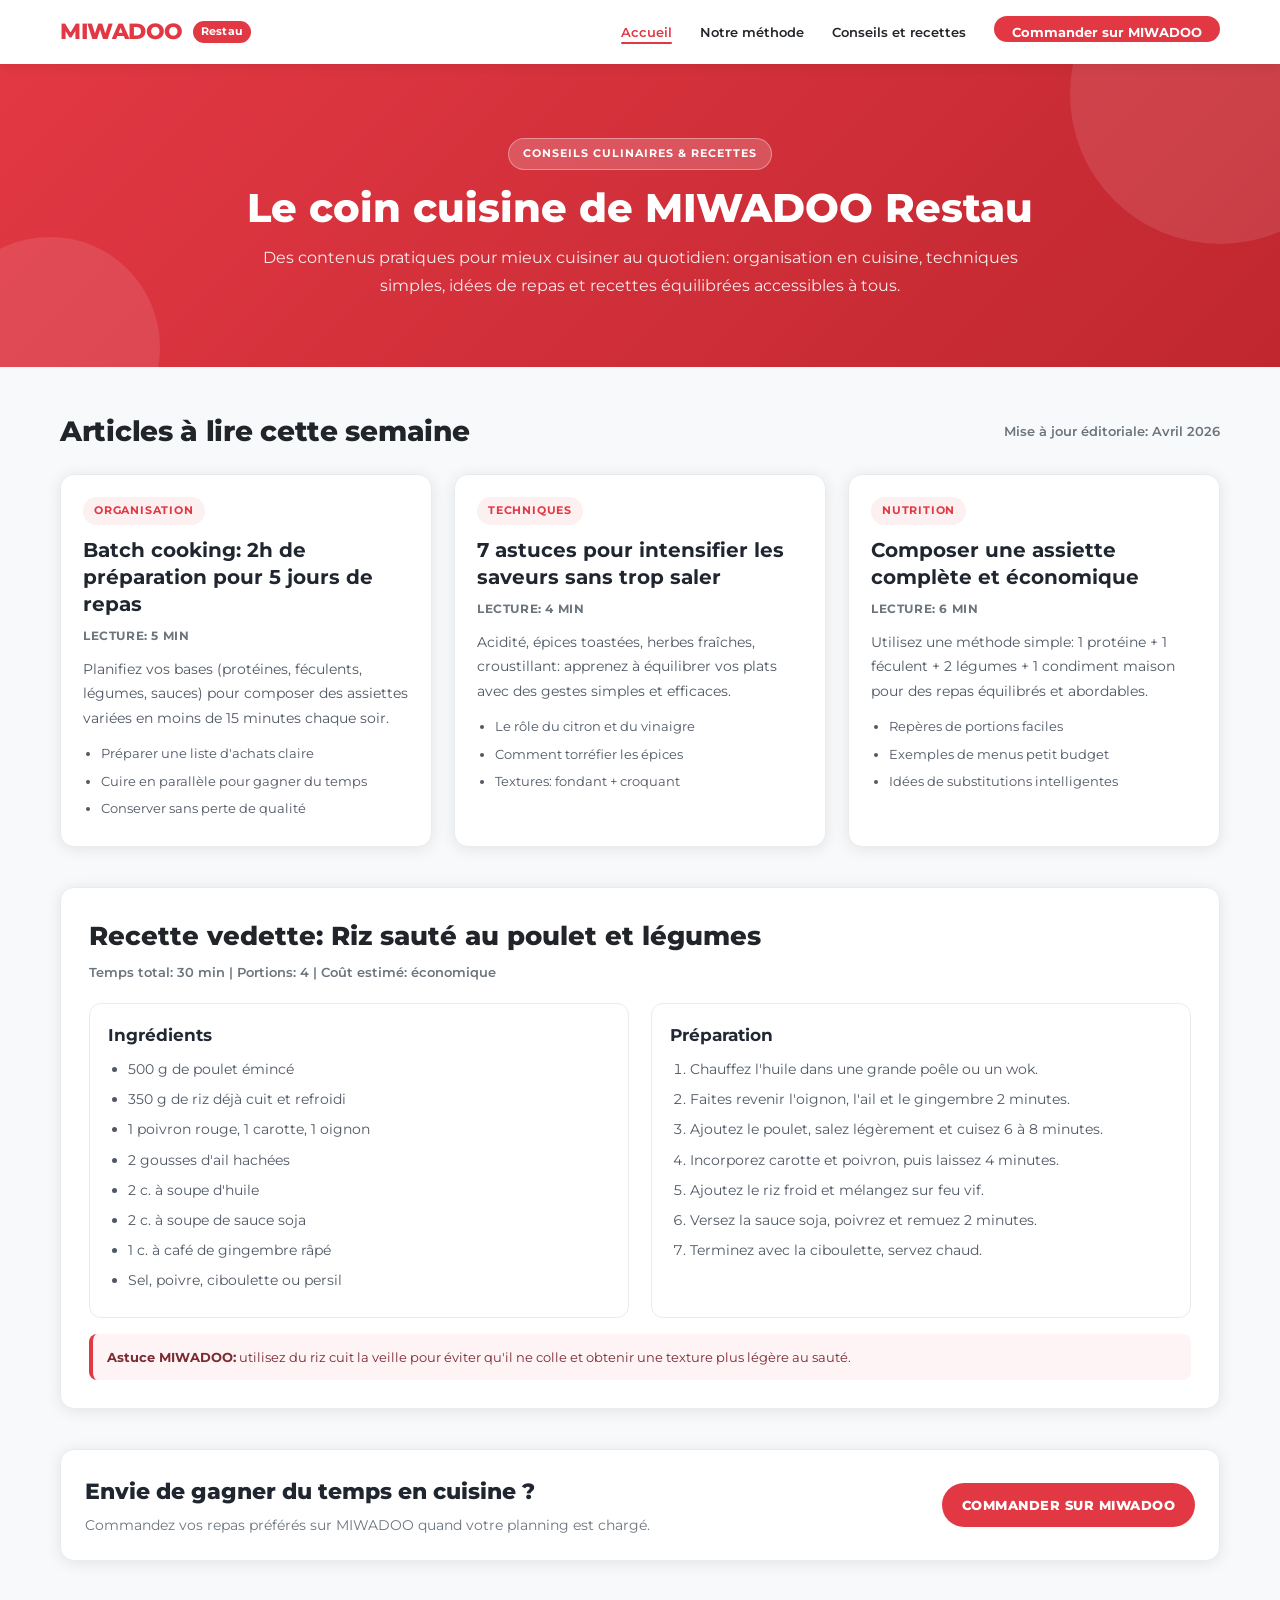
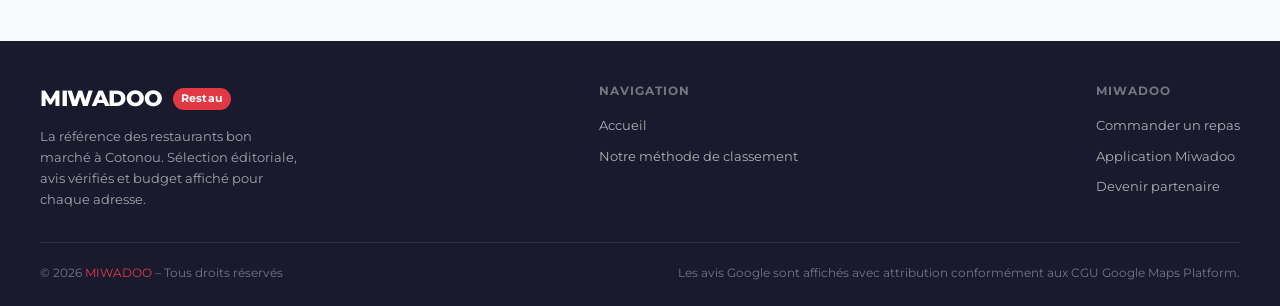
<file: articles.html>
﻿<!DOCTYPE html>
<html lang="fr">
<head>
  <meta charset="UTF-8">
  <meta name="viewport" content="width=device-width, initial-scale=1.0">
  <title>Articles Conseils Culinaires & Recettes | MIWADOO Restau</title>
  <meta name="description" content="Conseils culinaires pratiques, astuces de chef et recettes faciles pour cuisiner mieux au quotidien avec MIWADOO Restau.">
  <link rel="stylesheet" href="assets/css/style.css">
  <link rel="icon" href="https://www.miwadoo.com/img/icons/miadoo.png" type="image/png">
  <style>
    .articles-hero {
      background: linear-gradient(135deg, #e23844 0%, #c0272f 100%);
      color: white;
      padding: 74px 20px 66px;
      position: relative;
      overflow: hidden;
    }

    .articles-hero::before,
    .articles-hero::after {
      content: '';
      position: absolute;
      border-radius: 50%;
      background: rgba(255, 255, 255, 0.1);
    }

    .articles-hero::before {
      width: 300px;
      height: 300px;
      top: -120px;
      right: -90px;
    }

    .articles-hero::after {
      width: 220px;
      height: 220px;
      bottom: -90px;
      left: -60px;
    }

    .articles-hero-inner {
      max-width: 1200px;
      margin: 0 auto;
      position: relative;
      z-index: 1;
      text-align: center;
    }

    .articles-hero-tag {
      display: inline-block;
      background: rgba(255, 255, 255, 0.18);
      border: 1px solid rgba(255, 255, 255, 0.35);
      border-radius: 999px;
      padding: 6px 14px;
      font-size: 11px;
      font-weight: 700;
      letter-spacing: 1px;
      text-transform: uppercase;
      margin-bottom: 14px;
    }

    .articles-hero h1 {
      font-size: 40px;
      font-weight: 800;
      line-height: 1.2;
      margin-bottom: 12px;
    }

    .articles-hero p {
      max-width: 780px;
      margin: 0 auto;
      font-size: 16px;
      color: rgba(255, 255, 255, 0.9);
      line-height: 1.8;
    }

    .articles-wrap {
      max-width: 1200px;
      margin: 0 auto;
      padding: 42px 20px 10px;
    }

    .section-head {
      display: flex;
      align-items: center;
      justify-content: space-between;
      gap: 16px;
      margin-bottom: 20px;
      flex-wrap: wrap;
    }

    .section-head h2 {
      font-size: 28px;
      font-weight: 800;
      color: var(--text);
      letter-spacing: -0.3px;
    }

    .section-note {
      color: var(--muted);
      font-size: 13px;
      font-weight: 600;
    }

    .article-grid {
      display: grid;
      grid-template-columns: repeat(3, minmax(0, 1fr));
      gap: 22px;
      margin-bottom: 40px;
    }

    .article-card {
      background: white;
      border: 1px solid var(--border);
      border-radius: var(--radius);
      box-shadow: var(--shadow);
      padding: 22px;
      transition: transform 0.2s, box-shadow 0.2s;
    }

    .article-card:hover {
      transform: translateY(-4px);
      box-shadow: var(--shadow-hover);
    }

    .article-label {
      display: inline-block;
      font-size: 11px;
      font-weight: 700;
      text-transform: uppercase;
      letter-spacing: 0.8px;
      color: var(--primary);
      background: var(--primary-light);
      padding: 5px 11px;
      border-radius: 20px;
      margin-bottom: 12px;
    }

    .article-card h3 {
      font-size: 20px;
      line-height: 1.35;
      margin-bottom: 8px;
      color: #1f2630;
    }

    .article-meta {
      font-size: 12px;
      font-weight: 700;
      text-transform: uppercase;
      letter-spacing: 0.6px;
      color: var(--muted);
      margin-bottom: 12px;
    }

    .article-card p {
      color: #4f5864;
      font-size: 14px;
      line-height: 1.75;
    }

    .article-list {
      margin-top: 12px;
      padding-left: 18px;
      color: #4f5864;
      font-size: 13px;
      line-height: 1.8;
    }

    .article-list li { margin-bottom: 4px; }

    .recipe-focus {
      background: white;
      border: 1px solid var(--border);
      border-radius: var(--radius);
      box-shadow: var(--shadow);
      padding: 28px;
      margin-bottom: 40px;
    }

    .recipe-focus h2 {
      font-size: 26px;
      font-weight: 800;
      margin-bottom: 4px;
    }

    .recipe-focus .recipe-meta {
      font-size: 13px;
      color: var(--muted);
      margin-bottom: 20px;
      font-weight: 600;
    }

    .recipe-grid {
      display: grid;
      grid-template-columns: 1fr 1fr;
      gap: 22px;
    }

    .recipe-col {
      border: 1px solid var(--border);
      border-radius: 12px;
      padding: 18px;
      background: #fff;
    }

    .recipe-col h4 {
      font-size: 17px;
      font-weight: 700;
      margin-bottom: 8px;
      color: #202833;
    }

    .recipe-col ul,
    .recipe-col ol {
      padding-left: 20px;
      color: #4f5864;
      font-size: 14px;
      line-height: 1.8;
    }

    .recipe-col li { margin-bottom: 5px; }

    .recipe-tip {
      margin-top: 16px;
      border-left: 4px solid var(--primary);
      background: #fff4f5;
      padding: 12px 14px;
      border-radius: 8px;
      color: #7a2b33;
      font-size: 13px;
      line-height: 1.7;
    }

    .cta-strip {
      background: #fff;
      border: 1px solid var(--border);
      border-radius: var(--radius);
      box-shadow: var(--shadow);
      padding: 24px;
      display: flex;
      align-items: center;
      justify-content: space-between;
      gap: 16px;
      flex-wrap: wrap;
      margin-bottom: 10px;
    }

    .cta-strip h3 {
      font-size: 22px;
      font-weight: 800;
      margin-bottom: 5px;
      color: #1f2630;
    }

    .cta-strip p {
      font-size: 14px;
      color: var(--muted);
    }

    .cta-btn {
      background: var(--primary);
      color: white;
      border-radius: 999px;
      padding: 12px 20px;
      font-size: 13px;
      font-weight: 800;
      text-transform: uppercase;
      letter-spacing: 0.5px;
      transition: background 0.2s, transform 0.15s;
      display: inline-block;
      white-space: nowrap;
    }

    .cta-btn:hover {
      background: var(--primary-dark);
      transform: translateY(-1px);
    }

    @media (max-width: 1024px) {
      .article-grid { grid-template-columns: repeat(2, minmax(0, 1fr)); }
    }

    @media (max-width: 768px) {
      .articles-hero h1 { font-size: 30px; }
      .article-grid { grid-template-columns: 1fr; }
      .recipe-grid { grid-template-columns: 1fr; }
      .recipe-focus,
      .article-card,
      .cta-strip { padding: 18px; }
    }
  </style>
</head>
<body>

<!-- ======= HEADER ======= -->
<header class="site-header">
  <div class="header-inner">
    <a href="index.html" class="logo">
      MIWADOO
      <span class="logo-badge">Restau</span>
    </a>

    <nav>
      <ul class="nav-links" id="nav-links">
        <li><a href="index.html" class="active">Accueil</a></li>
        <li><a href="methode.html">Notre méthode</a></li>
        <li><a href="articles.html">Conseils et recettes</a></li>
        <li><a href="https://www.miwadoo.com" target="_blank" class="nav-cta">Commander sur MIWADOO</a></li>
      </ul>
    </nav>

    <button class="burger" id="burger-btn" aria-label="Menu">
      <span></span><span></span><span></span>
    </button>
  </div>
</header>

<section class="articles-hero">
  <div class="articles-hero-inner">
    <span class="articles-hero-tag">Conseils Culinaires & Recettes</span>
    <h1>Le coin cuisine de MIWADOO Restau</h1>
    <p>Des contenus pratiques pour mieux cuisiner au quotidien: organisation en cuisine, techniques simples, idées de repas et recettes équilibrées accessibles à tous.</p>
  </div>
</section>

<main class="articles-wrap">
  <section>
    <div class="section-head">
      <h2>Articles à lire cette semaine</h2>
      <span class="section-note">Mise à jour éditoriale: Avril 2026</span>
    </div>

    <div class="article-grid">
      <article class="article-card">
        <span class="article-label">Organisation</span>
        <h3>Batch cooking: 2h de préparation pour 5 jours de repas</h3>
        <div class="article-meta">Lecture: 5 min</div>
        <p>Planifiez vos bases (protéines, féculents, légumes, sauces) pour composer des assiettes variées en moins de 15 minutes chaque soir.</p>
        <ul class="article-list">
          <li>Préparer une liste d'achats claire</li>
          <li>Cuire en parallèle pour gagner du temps</li>
          <li>Conserver sans perte de qualité</li>
        </ul>
      </article>

      <article class="article-card">
        <span class="article-label">Techniques</span>
        <h3>7 astuces pour intensifier les saveurs sans trop saler</h3>
        <div class="article-meta">Lecture: 4 min</div>
        <p>Acidité, épices toastées, herbes fraîches, croustillant: apprenez à équilibrer vos plats avec des gestes simples et efficaces.</p>
        <ul class="article-list">
          <li>Le rôle du citron et du vinaigre</li>
          <li>Comment torréfier les épices</li>
          <li>Textures: fondant + croquant</li>
        </ul>
      </article>

      <article class="article-card">
        <span class="article-label">Nutrition</span>
        <h3>Composer une assiette complète et économique</h3>
        <div class="article-meta">Lecture: 6 min</div>
        <p>Utilisez une méthode simple: 1 protéine + 1 féculent + 2 légumes + 1 condiment maison pour des repas équilibrés et abordables.</p>
        <ul class="article-list">
          <li>Repères de portions faciles</li>
          <li>Exemples de menus petit budget</li>
          <li>Idées de substitutions intelligentes</li>
        </ul>
      </article>
    </div>
  </section>

  <section class="recipe-focus">
    <h2>Recette vedette: Riz sauté au poulet et légumes</h2>
    <p class="recipe-meta">Temps total: 30 min | Portions: 4 | Coût estimé: économique</p>

    <div class="recipe-grid">
      <div class="recipe-col">
        <h4>Ingrédients</h4>
        <ul>
          <li>500 g de poulet émincé</li>
          <li>350 g de riz déjà cuit et refroidi</li>
          <li>1 poivron rouge, 1 carotte, 1 oignon</li>
          <li>2 gousses d'ail hachées</li>
          <li>2 c. à soupe d'huile</li>
          <li>2 c. à soupe de sauce soja</li>
          <li>1 c. à café de gingembre râpé</li>
          <li>Sel, poivre, ciboulette ou persil</li>
        </ul>
      </div>

      <div class="recipe-col">
        <h4>Préparation</h4>
        <ol>
          <li>Chauffez l'huile dans une grande poêle ou un wok.</li>
          <li>Faites revenir l'oignon, l'ail et le gingembre 2 minutes.</li>
          <li>Ajoutez le poulet, salez légèrement et cuisez 6 à 8 minutes.</li>
          <li>Incorporez carotte et poivron, puis laissez 4 minutes.</li>
          <li>Ajoutez le riz froid et mélangez sur feu vif.</li>
          <li>Versez la sauce soja, poivrez et remuez 2 minutes.</li>
          <li>Terminez avec la ciboulette, servez chaud.</li>
        </ol>
      </div>
    </div>

    <div class="recipe-tip"><strong>Astuce MIWADOO:</strong> utilisez du riz cuit la veille pour éviter qu'il ne colle et obtenir une texture plus légère au sauté.</div>
  </section>

  <section class="cta-strip">
    <div>
      <h3>Envie de gagner du temps en cuisine ?</h3>
      <p>Commandez vos repas préférés sur MIWADOO quand votre planning est chargé.</p>
    </div>
    <a class="cta-btn" href="https://www.miwadoo.com" target="_blank">Commander sur MIWADOO</a>
  </section>
</main>

<!-- ======= FOOTER ======= -->
<footer class="site-footer">
  <div class="footer-inner">
    <div class="footer-brand">
      <div class="logo" style="color:white;margin-bottom:10px">MIWADOO <span class="logo-badge">Restau</span></div>
      <p>La référence des restaurants bon marché à Cotonou. Sélection éditoriale, avis vérifiés et budget affiché pour chaque adresse.</p>
    </div>
    <div class="footer-links">
      <h5>Navigation</h5>
      <ul>
        <li><a href="index.html">Accueil</a></li>
        <li><a href="methode.html">Notre méthode de classement</a></li>
      </ul>
    </div>
    <div class="footer-links">
      <h5>Miwadoo</h5>
      <ul>
        <li><a href="https://www.miwadoo.com" target="_blank">Commander un repas</a></li>
        <li><a href="https://www.miwadoo.com" target="_blank">Application Miwadoo</a></li>
        <li><a href="https://www.miwadoo.com/?open=recruitment" target="_blank">Devenir partenaire</a></li>
      </ul>
    </div>
  </div>
  <div class="footer-bottom">
    <span>© 2026 <a href="https://www.miwadoo.com" target="_blank">MIWADOO</a> – Tous droits réservés</span>
    <span>Les avis Google sont affichés avec attribution conformément aux CGU Google Maps Platform.</span>
  </div>
</footer>

<script>
  const burger = document.getElementById('burger-btn');
  const nav = document.getElementById('nav-links');
  if (burger) burger.addEventListener('click', () => nav.classList.toggle('open'));
</script>
</body>
</html>
</file>
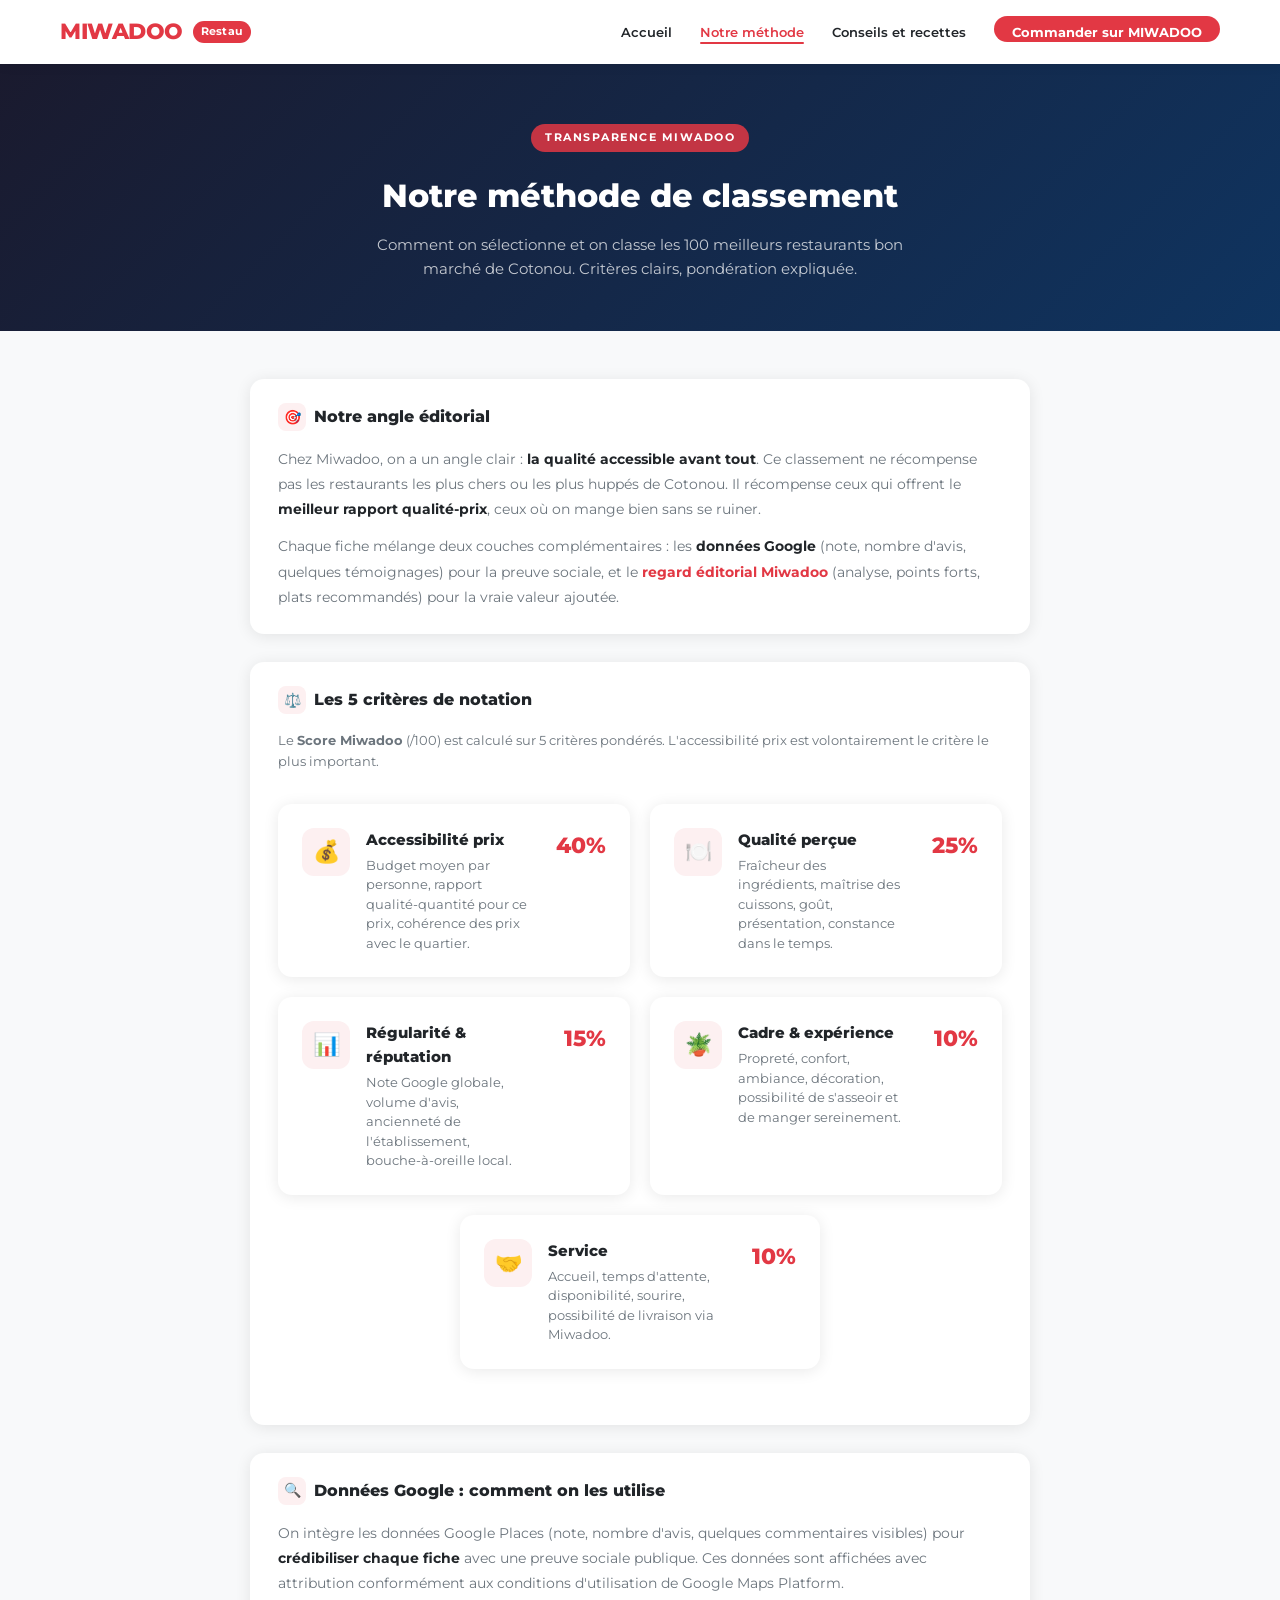
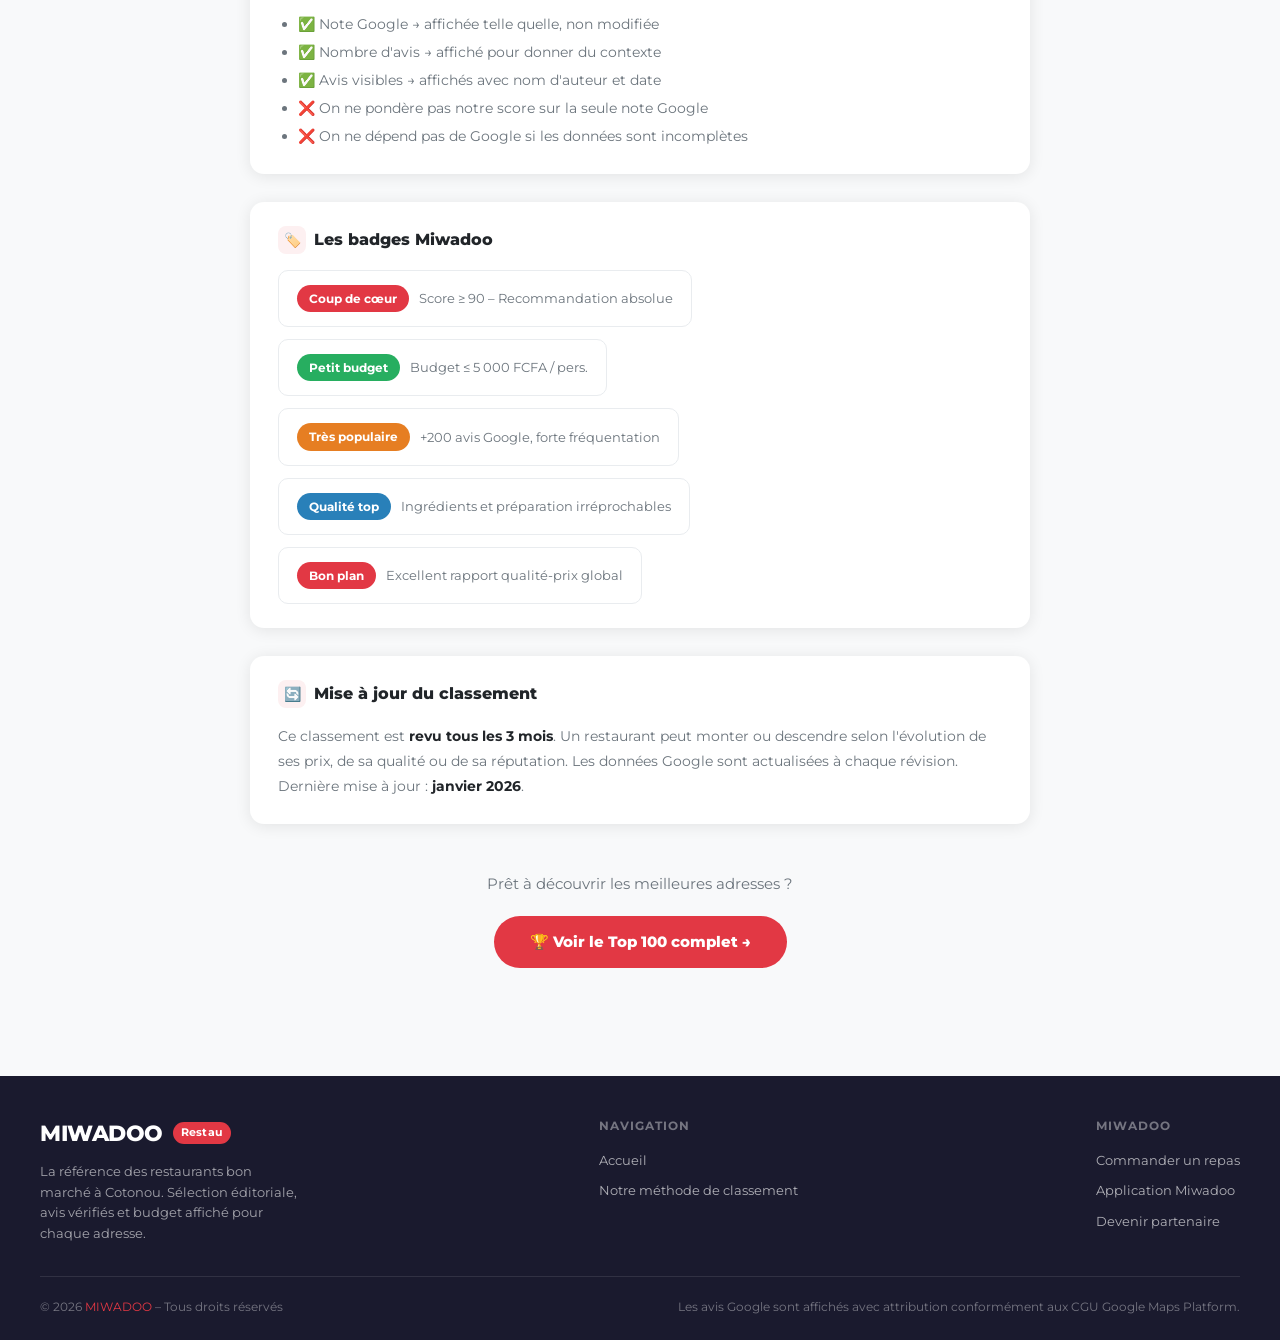
<file: methode.html>
<!DOCTYPE html>
<html lang="fr">
<head>
  <meta charset="UTF-8">
  <meta name="viewport" content="width=device-width, initial-scale=1.0">
  <title>Notre méthode de classement | MIWADOO Restaurants Cotonou</title>
  <meta name="description" content="Comment Miwadoo classe ses 100 restaurants bon marché à Cotonou. Méthodologie transparente basée sur 5 critères.">
  <link rel="stylesheet" href="assets/css/style.css">
  <link rel="icon" href="https://www.miwadoo.com/img/icons/miadoo.png" type="image/png">
</head>
<body>

<!-- ======= HEADER ======= -->
<header class="site-header">
  <div class="header-inner">
    <a href="index.html" class="logo">
      MIWADOO
      <span class="logo-badge">Restau</span>
    </a>
    <nav>
      <ul class="nav-links" id="nav-links">
        <li><a href="index.html">Accueil</a></li>
        <li><a href="methode.html" class="active">Notre méthode</a></li>
        <li><a href="articles.html">Conseils et recettes</a></li>
        <li><a href="https://www.miwadoo.com" target="_blank" class="nav-cta">Commander sur MIWADOO</a></li>
      </ul>
    </nav>
    <button class="burger" id="burger-btn" aria-label="Menu">
      <span></span><span></span><span></span>
    </button>
  </div>
</header>

<!-- ======= HERO ======= -->
<section class="methode-hero">
  <div class="hero-tag">Transparence Miwadoo</div>
  <h1>Notre méthode de classement</h1>
  <p>Comment on sélectionne et on classe les 100 meilleurs restaurants bon marché de Cotonou. Critères clairs, pondération expliquée.</p>
</section>

<!-- ======= CONTENT ======= -->
<div class="methode-content">

  <div class="detail-section" style="margin-bottom:28px">
    <h3><span class="icon">🎯</span> Notre angle éditorial</h3>
    <p style="font-size:14px;line-height:1.8;color:var(--muted)">
      Chez Miwadoo, on a un angle clair : <strong style="color:var(--text)">la qualité accessible avant tout</strong>. Ce classement ne récompense pas les restaurants les plus chers ou les plus huppés de Cotonou. Il récompense ceux qui offrent le <strong style="color:var(--text)">meilleur rapport qualité-prix</strong>, ceux où on mange bien sans se ruiner.
    </p>
    <p style="font-size:14px;line-height:1.8;color:var(--muted);margin-top:12px">
      Chaque fiche mélange deux couches complémentaires : les <strong style="color:var(--text)">données Google</strong> (note, nombre d'avis, quelques témoignages) pour la preuve sociale, et le <strong style="color:var(--primary)">regard éditorial Miwadoo</strong> (analyse, points forts, plats recommandés) pour la vraie valeur ajoutée.
    </p>
  </div>

  <div class="detail-section" style="margin-bottom:28px">
    <h3><span class="icon">⚖️</span> Les 5 critères de notation</h3>
    <p style="font-size:13px;color:var(--muted);margin-bottom:20px">
      Le <strong>Score Miwadoo</strong> (/100) est calculé sur 5 critères pondérés. L'accessibilité prix est volontairement le critère le plus important.
    </p>

    <div class="criteria-grid">

      <div class="criteria-card">
        <div class="criteria-icon">💰</div>
        <div class="criteria-text">
          <h4>Accessibilité prix</h4>
          <p>Budget moyen par personne, rapport qualité-quantité pour ce prix, cohérence des prix avec le quartier.</p>
        </div>
        <div class="criteria-pct">40%</div>
      </div>

      <div class="criteria-card">
        <div class="criteria-icon">🍽️</div>
        <div class="criteria-text">
          <h4>Qualité perçue</h4>
          <p>Fraîcheur des ingrédients, maîtrise des cuissons, goût, présentation, constance dans le temps.</p>
        </div>
        <div class="criteria-pct">25%</div>
      </div>

      <div class="criteria-card">
        <div class="criteria-icon">📊</div>
        <div class="criteria-text">
          <h4>Régularité & réputation</h4>
          <p>Note Google globale, volume d'avis, ancienneté de l'établissement, bouche-à-oreille local.</p>
        </div>
        <div class="criteria-pct">15%</div>
      </div>

      <div class="criteria-card">
        <div class="criteria-icon">🪴</div>
        <div class="criteria-text">
          <h4>Cadre & expérience</h4>
          <p>Propreté, confort, ambiance, décoration, possibilité de s'asseoir et de manger sereinement.</p>
        </div>
        <div class="criteria-pct">10%</div>
      </div>

      <div class="criteria-card" style="grid-column:1/-1;max-width:360px;margin:0 auto;width:100%">
        <div class="criteria-icon">🤝</div>
        <div class="criteria-text">
          <h4>Service</h4>
          <p>Accueil, temps d'attente, disponibilité, sourire, possibilité de livraison via Miwadoo.</p>
        </div>
        <div class="criteria-pct">10%</div>
      </div>

    </div>
  </div>

  <div class="detail-section" style="margin-bottom:28px">
    <h3><span class="icon">🔍</span> Données Google : comment on les utilise</h3>
    <p style="font-size:14px;line-height:1.8;color:var(--muted)">
      On intègre les données Google Places (note, nombre d'avis, quelques commentaires visibles) pour <strong style="color:var(--text)">crédibiliser chaque fiche</strong> avec une preuve sociale publique. Ces données sont affichées avec attribution conformément aux conditions d'utilisation de Google Maps Platform.
    </p>
    <ul style="margin-top:14px;font-size:14px;color:var(--muted);padding-left:20px;line-height:2">
      <li>✅ Note Google → affichée telle quelle, non modifiée</li>
      <li>✅ Nombre d'avis → affiché pour donner du contexte</li>
      <li>✅ Avis visibles → affichés avec nom d'auteur et date</li>
      <li>❌ On ne pondère pas notre score sur la seule note Google</li>
      <li>❌ On ne dépend pas de Google si les données sont incomplètes</li>
    </ul>
  </div>

  <div class="detail-section" style="margin-bottom:28px">
    <h3><span class="icon">🏷️</span> Les badges Miwadoo</h3>
    <div style="display:flex;flex-wrap:wrap;gap:12px;margin-top:4px">
      <div style="background:white;border:1px solid var(--border);border-radius:10px;padding:14px 18px;display:flex;align-items:center;gap:10px">
        <span style="background:#e23844;color:white;padding:4px 12px;border-radius:20px;font-size:12px;font-weight:700">Coup de cœur</span>
        <span style="font-size:13px;color:var(--muted)">Score ≥ 90 – Recommandation absolue</span>
      </div>
      <div style="background:white;border:1px solid var(--border);border-radius:10px;padding:14px 18px;display:flex;align-items:center;gap:10px">
        <span style="background:#27ae60;color:white;padding:4px 12px;border-radius:20px;font-size:12px;font-weight:700">Petit budget</span>
        <span style="font-size:13px;color:var(--muted)">Budget ≤ 5 000 FCFA / pers.</span>
      </div>
      <div style="background:white;border:1px solid var(--border);border-radius:10px;padding:14px 18px;display:flex;align-items:center;gap:10px">
        <span style="background:#e67e22;color:white;padding:4px 12px;border-radius:20px;font-size:12px;font-weight:700">Très populaire</span>
        <span style="font-size:13px;color:var(--muted)">+200 avis Google, forte fréquentation</span>
      </div>
      <div style="background:white;border:1px solid var(--border);border-radius:10px;padding:14px 18px;display:flex;align-items:center;gap:10px">
        <span style="background:#2980b9;color:white;padding:4px 12px;border-radius:20px;font-size:12px;font-weight:700">Qualité top</span>
        <span style="font-size:13px;color:var(--muted)">Ingrédients et préparation irréprochables</span>
      </div>
      <div style="background:white;border:1px solid var(--border);border-radius:10px;padding:14px 18px;display:flex;align-items:center;gap:10px">
        <span style="background:#e23844;color:white;padding:4px 12px;border-radius:20px;font-size:12px;font-weight:700">Bon plan</span>
        <span style="font-size:13px;color:var(--muted)">Excellent rapport qualité-prix global</span>
      </div>
    </div>
  </div>

  <div class="detail-section" style="margin-bottom:0">
    <h3><span class="icon">🔄</span> Mise à jour du classement</h3>
    <p style="font-size:14px;line-height:1.8;color:var(--muted)">
      Ce classement est <strong style="color:var(--text)">revu tous les 3 mois</strong>. Un restaurant peut monter ou descendre selon l'évolution de ses prix, de sa qualité ou de sa réputation. Les données Google sont actualisées à chaque révision. Dernière mise à jour : <strong style="color:var(--text)">janvier 2026</strong>.
    </p>
  </div>

  <div style="text-align:center;margin-top:48px">
    <p style="font-size:15px;color:var(--muted);margin-bottom:20px">Prêt à découvrir les meilleures adresses ?</p>
    <a href="index.html" style="background:var(--primary);color:white;padding:14px 36px;border-radius:30px;font-size:15px;font-weight:800;display:inline-block;transition:transform 0.2s"
       onmouseover="this.style.transform='scale(1.03)'" onmouseout="this.style.transform='scale(1)'">
      🏆 Voir le Top 100 complet →
    </a>
  </div>

</div>

<!-- ======= FOOTER ======= -->
<footer class="site-footer">
  <div class="footer-inner">
    <div class="footer-brand">
      <div class="logo" style="color:white;margin-bottom:10px">MIWADOO <span class="logo-badge">Restau</span></div>
      <p>La référence des restaurants bon marché à Cotonou. Sélection éditoriale, avis vérifiés et budget affiché pour chaque adresse.</p>
    </div>
    <div class="footer-links">
      <h5>Navigation</h5>
      <ul>
        <li><a href="index.html">Accueil</a></li>
        <li><a href="methode.html">Notre méthode de classement</a></li>
      </ul>
    </div>
    <div class="footer-links">
      <h5>Miwadoo</h5>
      <ul>
        <li><a href="https://www.miwadoo.com" target="_blank">Commander un repas</a></li>
        <li><a href="https://www.miwadoo.com" target="_blank">Application Miwadoo</a></li>
        <li><a href="https://www.miwadoo.com/?open=recruitment" target="_blank">Devenir partenaire</a></li>
      </ul>
    </div>
  </div>
  <div class="footer-bottom">
    <span>© 2026 <a href="https://www.miwadoo.com" target="_blank">MIWADOO</a> – Tous droits réservés</span>
    <span>Les avis Google sont affichés avec attribution conformément aux CGU Google Maps Platform.</span>
  </div>
</footer>

<script>
  const burger = document.getElementById('burger-btn');
  const nav = document.getElementById('nav-links');
  if (burger) burger.addEventListener('click', () => nav.classList.toggle('open'));
</script>
</body>
</html>
</file>
<file: assets/css/style.css>
/* ===========================
   MIWADOO - Référencement Restau
   Variables & Base
=========================== */
@import url('https://fonts.googleapis.com/css2?family=Montserrat:wght@300;400;500;600;700;800&display=swap');

:root {
  --primary:       #e23844;
  --primary-dark:  #c0272f;
  --primary-light: #fdf0f1;
  --gold:          #eca700;
  --green:         #27ae60;
  --blue:          #2980b9;
  --orange:        #e67e22;
  --purple:        #8e44ad;
  --teal:          #16a085;
  --text:          #212529;
  --muted:         #6c757d;
  --bg:            #f8f9fa;
  --white:         #ffffff;
  --border:        #e9ecef;
  --shadow:        0 2px 16px rgba(0,0,0,0.09);
  --shadow-hover:  0 8px 32px rgba(226,56,68,0.15);
  --radius:        14px;
  --radius-sm:     8px;
}

*, *::before, *::after { box-sizing: border-box; margin: 0; padding: 0; }

body {
  font-family: 'Montserrat', sans-serif;
  font-size: 14px;
  color: var(--text);
  background: var(--bg);
  line-height: 1.6;
}

a { text-decoration: none; color: inherit; }
img { max-width: 100%; display: block; }

/* ===========================
   HEADER / NAV
=========================== */
.site-header {
  background: var(--white);
  box-shadow: 0 2px 10px rgba(0,0,0,0.08);
  position: sticky;
  top: 0;
  z-index: 100;
}

.header-inner {
  max-width: 1200px;
  margin: 0 auto;
  padding: 0 20px;
  height: 64px;
  display: flex;
  align-items: center;
  justify-content: space-between;
}

.logo {
  display: flex;
  align-items: center;
  gap: 10px;
  font-size: 22px;
  font-weight: 800;
  color: var(--primary);
  letter-spacing: -0.5px;
}

.logo-badge {
  background: var(--primary);
  color: white;
  font-size: 11px;
  font-weight: 700;
  padding: 2px 8px;
  border-radius: 20px;
  letter-spacing: 0.3px;
}

.nav-links {
  display: flex;
  align-items: center;
  gap: 28px;
  list-style: none;
}

.nav-links a {
  font-weight: 600;
  font-size: 13px;
  color: var(--text);
  transition: color 0.2s;
  position: relative;
  padding-bottom: 2px;
}

.nav-links a:hover,
.nav-links a.active {
  color: var(--primary);
}

.nav-links a.active::after {
  content: '';
  position: absolute;
  bottom: -2px;
  left: 0; right: 0;
  height: 2px;
  background: var(--primary);
  border-radius: 2px;
}

.nav-cta {
  background: var(--primary);
  color: white !important;
  padding: 8px 18px;
  border-radius: 20px;
  font-weight: 700 !important;
  font-size: 13px;
  transition: background 0.2s, transform 0.1s !important;
}

.nav-cta:hover {
  background: var(--primary-dark) !important;
  color: white !important;
  transform: translateY(-1px);
}

.nav-cta::after { display: none !important; }

/* Mobile hamburger */
.burger {
  display: none;
  flex-direction: column;
  gap: 5px;
  cursor: pointer;
  background: none;
  border: none;
  padding: 4px;
}

.burger span {
  display: block;
  width: 24px;
  height: 2px;
  background: var(--text);
  border-radius: 2px;
  transition: all 0.3s;
}

/* ===========================
   HERO - PAGE LISTING
=========================== */
.hero {
  color: white;
  padding: 70px 20px 60px;
  text-align: center;
  position: relative;
  overflow: hidden;
  min-height: 520px;
  display: flex;
  align-items: center;
  justify-content: center;
}

/* ── Carrousel ── */
.hero-carousel {
  position: absolute;
  inset: 0;
  z-index: 0;
}

.hero-carousel .c-slide {
  position: absolute;
  inset: 0;
  background-size: cover;
  background-position: center;
  opacity: 0;
  transition: opacity 1.4s ease;
}

.hero-carousel .c-slide.active { opacity: 1; }

.hero-overlay {
  position: absolute;
  inset: 0;
  background: linear-gradient(135deg, rgba(26,26,46,0.82) 0%, rgba(15,52,96,0.72) 100%);
  z-index: 1;
}

/* indicateurs */
.hero-dots {
  position: absolute;
  bottom: 16px;
  left: 50%;
  transform: translateX(-50%);
  display: flex;
  gap: 7px;
  z-index: 3;
}

.hero-dots .dot {
  width: 8px; height: 8px;
  border-radius: 50%;
  background: rgba(255,255,255,0.4);
  cursor: pointer;
  transition: background 0.3s, transform 0.3s;
}

.hero-dots .dot.active {
  background: white;
  transform: scale(1.3);
}

/* label restaurant en bas à gauche */
.hero-slide-label {
  position: absolute;
  bottom: 46px;
  left: 24px;
  z-index: 3;
  font-size: 11px;
  font-weight: 700;
  color: rgba(255,255,255,0.6);
  letter-spacing: 0.5px;
  text-transform: uppercase;
  pointer-events: none;
}

.hero-content { position: relative; z-index: 2; }

.hero-content { position: relative; z-index: 1; max-width: 700px; margin: 0 auto; }

.hero-tag {
  display: inline-block;
  background: rgba(226,56,68,0.85);
  color: white;
  font-size: 11px;
  font-weight: 700;
  letter-spacing: 1.5px;
  text-transform: uppercase;
  padding: 5px 14px;
  border-radius: 20px;
  margin-bottom: 18px;
}

.hero h1 {
  font-size: 36px;
  font-weight: 800;
  line-height: 1.2;
  margin-bottom: 14px;
}

.hero h1 span { color: var(--primary); }

.hero p {
  font-size: 15px;
  color: rgba(255,255,255,0.75);
  margin-bottom: 30px;
  font-weight: 400;
}

.hero-search {
  display: flex;
  align-items: center;
  gap: 10px;
  max-width: 560px;
  margin: 0 auto;
}

.hero-search-inner {
  display: flex;
  flex: 1;
  background: white;
  border-radius: 50px;
  overflow: hidden;
  box-shadow: 0 4px 20px rgba(0,0,0,0.3);
}

.hero-search input {
  flex: 1;
  border: none;
  outline: none;
  padding: 14px 20px;
  font-family: 'Montserrat', sans-serif;
  font-size: 14px;
  color: var(--text);
}

#search-btn {
  background: var(--primary);
  color: white;
  border: none;
  padding: 14px 24px;
  font-family: 'Montserrat', sans-serif;
  font-weight: 700;
  font-size: 13px;
  cursor: pointer;
  transition: background 0.2s;
}

#search-btn:hover { background: var(--primary-dark); }

#filter-toggle-btn {
  display: flex;
  align-items: center;
  gap: 6px;
  background: rgba(255,255,255,0.18);
  color: white;
  border: 2px solid rgba(255,255,255,0.55);
  padding: 12px 18px;
  border-radius: 50px;
  font-family: 'Montserrat', sans-serif;
  font-weight: 700;
  font-size: 13px;
  cursor: pointer;
  transition: background 0.2s, border-color 0.2s;
  white-space: nowrap;
  flex-shrink: 0;
}

#filter-toggle-btn:hover,
#filter-toggle-btn.active {
  background: rgba(255,255,255,0.32);
  border-color: white;
}

.filters-bar { transition: max-height 0.35s ease, opacity 0.3s ease; overflow: hidden; }
.filters-bar.filters-hidden { max-height: 0 !important; opacity: 0; padding-top: 0; padding-bottom: 0; }

.hero-stats {
  display: flex;
  justify-content: center;
  gap: 36px;
  margin-top: 36px;
  flex-wrap: wrap;
}

.hero-stat strong {
  display: block;
  font-size: 26px;
  font-weight: 800;
  color: white;
}

.hero-stat span {
  font-size: 12px;
  color: rgba(255,255,255,0.6);
  font-weight: 500;
  text-transform: uppercase;
  letter-spacing: 0.5px;
}

/* ===========================
   FILTERS
=========================== */
.filters-bar {
  background: white;
  border-bottom: 1px solid var(--border);
  padding: 14px 20px;
  position: relative;
  z-index: 90;
}

.filters-inner {
  max-width: 1200px;
  margin: 0 auto;
  display: flex;
  align-items: center;
  gap: 12px;
  flex-wrap: wrap;
}

.filter-group {
  display: flex;
  align-items: center;
  gap: 12px;
  flex-wrap: wrap;
}

.filter-label {
  font-size: 12px;
  font-weight: 700;
  color: var(--muted);
  text-transform: uppercase;
  letter-spacing: 0.5px;
  margin-right: 4px;
}

.filter-btn {
  padding: 6px 16px;
  border: 1.5px solid var(--border);
  border-radius: 20px;
  background: white;
  font-family: 'Montserrat', sans-serif;
  font-size: 12px;
  font-weight: 600;
  color: var(--muted);
  cursor: pointer;
  transition: all 0.2s;
  white-space: nowrap;
}

.filter-btn:hover,
.filter-btn.active {
  border-color: var(--primary);
  color: var(--primary);
  background: var(--primary-light);
}

.filter-select {
  padding: 6px 14px;
  border: 1.5px solid var(--border);
  border-radius: 20px;
  background: white;
  font-family: 'Montserrat', sans-serif;
  font-size: 12px;
  font-weight: 600;
  color: var(--text);
  cursor: pointer;
  outline: none;
  transition: border-color 0.2s;
}

.filter-select:focus {
  border-color: var(--primary);
}

.filter-count {
  margin-left: auto;
  font-size: 12px;
  font-weight: 600;
  color: var(--muted);
}

.filter-divider {
  width: 1px;
  height: 20px;
  background: var(--border);
  margin: 0 4px;
}

/* Responsive — filters inside .filters-inner become column on narrow screens (desktop fallback) */
@media (max-width: 768px) {
  .filters-inner {
    flex-direction: column;
    align-items: stretch;
  }
  .filter-group { justify-content: space-between; }
  .filter-count { margin-left: 0; text-align: center; padding-top: 8px; }
  .filter-divider { display: none; }
}
/* ===========================
   RESTAURANT GRID
=========================== */
.listing-section {
  max-width: 1200px;
  margin: 0 auto;
  padding: 40px 20px;
}

.section-title {
  font-size: 20px;
  font-weight: 800;
  margin-bottom: 24px;
  display: flex;
  align-items: center;
  gap: 10px;
}

.section-title::after {
  content: '';
  flex: 1;
  height: 1px;
  background: var(--border);
}

.restaurant-grid {
  display: grid;
  grid-template-columns: repeat(3, 1fr);
  gap: 24px;
}

/* ===========================
   RESTAURANT CARD
=========================== */
.restaurant-card {
  background: var(--white);
  border-radius: var(--radius);
  box-shadow: var(--shadow);
  overflow: hidden;
  transition: transform 0.25s ease, box-shadow 0.25s ease;
  cursor: pointer;
  position: relative;
  display: flex;
  flex-direction: column;
}

.restaurant-card:hover {
  transform: translateY(-5px);
  box-shadow: var(--shadow-hover);
}

.card-image-wrap {
  position: relative;
  height: 190px;
  overflow: hidden;
}

.card-image-wrap img {
  width: 100%;
  height: 100%;
  object-fit: cover;
  transition: transform 0.4s ease;
}

.restaurant-card:hover .card-image-wrap img {
  transform: scale(1.05);
}

.rank-badge {
  position: absolute;
  top: 12px;
  left: 12px;
  width: 36px;
  height: 36px;
  background: var(--primary);
  color: white;
  border-radius: 50%;
  display: flex;
  align-items: center;
  justify-content: center;
  font-size: 13px;
  font-weight: 800;
  box-shadow: 0 2px 8px rgba(226,56,68,0.4);
  z-index: 2;
}

.rank-badge.top3 {
  background: var(--gold);
  width: 40px;
  height: 40px;
  font-size: 15px;
}

.card-badge {
  position: absolute;
  top: 12px;
  right: 12px;
  padding: 4px 10px;
  border-radius: 20px;
  font-size: 10px;
  font-weight: 700;
  color: white;
  letter-spacing: 0.3px;
  z-index: 2;
}

.card-body {
  padding: 16px 18px 18px;
  flex: 1;
  display: flex;
  flex-direction: column;
}

.card-meta {
  display: flex;
  align-items: center;
  gap: 6px;
  font-size: 11px;
  color: var(--muted);
  font-weight: 600;
  margin-bottom: 8px;
}

.card-meta .dot { color: var(--border); }

.card-name {
  font-size: 16px;
  font-weight: 800;
  color: var(--text);
  margin-bottom: 10px;
  line-height: 1.25;
}

.card-rating {
  display: flex;
  align-items: center;
  gap: 8px;
  margin-bottom: 10px;
}

.stars {
  color: var(--gold);
  font-size: 14px;
  letter-spacing: 1px;
}

.rating-value {
  font-size: 13px;
  font-weight: 700;
  color: var(--text);
}

.rating-count {
  font-size: 11px;
  color: var(--muted);
}

.card-summary {
  font-size: 12px;
  color: var(--muted);
  line-height: 1.55;
  margin-bottom: 14px;
  flex: 1;
  display: -webkit-box;
  -webkit-line-clamp: 2;
  -webkit-box-orient: vertical;
  overflow: hidden;
}

.card-footer {
  display: flex;
  align-items: center;
  justify-content: space-between;
  padding-top: 12px;
  border-top: 1px solid var(--border);
  margin-top: auto;
}

.price-label {
  font-size: 12px;
  font-weight: 700;
  color: var(--green);
  background: rgba(39,174,96,0.1);
  padding: 4px 10px;
  border-radius: 20px;
}

.btn-detail {
  background: var(--primary);
  color: white;
  padding: 8px 16px;
  border-radius: 20px;
  font-size: 12px;
  font-weight: 700;
  transition: background 0.2s, transform 0.1s;
  display: inline-flex;
  align-items: center;
  gap: 5px;
}

.btn-detail:hover {
  background: var(--primary-dark);
  color: white;
  transform: scale(1.03);
}

.miwadoo-score-mini {
  display: flex;
  align-items: center;
  gap: 4px;
  font-size: 11px;
  font-weight: 700;
  color: var(--primary);
}

.miwadoo-score-mini .score-num {
  font-size: 15px;
  font-weight: 800;
}

/* ===========================
   DETAIL PAGE - HERO
=========================== */
.detail-hero {
  position: relative;
  height: 400px;
  overflow: hidden;
}

.detail-hero img {
  width: 100%;
  height: 100%;
  object-fit: cover;
}

.detail-hero-overlay {
  position: absolute;
  inset: 0;
  background: linear-gradient(to top, rgba(0,0,0,0.85) 0%, rgba(0,0,0,0.2) 60%, transparent 100%);
}

.detail-hero-content {
  position: absolute;
  bottom: 0;
  left: 0;
  right: 0;
  padding: 32px 32px 28px;
  color: white;
}

.detail-hero-content .breadcrumb {
  font-size: 12px;
  color: rgba(255,255,255,0.7);
  margin-bottom: 10px;
  display: flex;
  align-items: center;
  gap: 6px;
}

.detail-hero-content .breadcrumb a { color: rgba(255,255,255,0.7); }
.detail-hero-content .breadcrumb a:hover { color: white; }

.detail-rank-badge {
  display: inline-flex;
  align-items: center;
  gap: 6px;
  background: var(--primary);
  color: white;
  padding: 5px 14px;
  border-radius: 20px;
  font-size: 13px;
  font-weight: 700;
  margin-bottom: 12px;
}

.detail-name {
  font-size: 34px;
  font-weight: 800;
  line-height: 1.15;
  margin-bottom: 14px;
}

.detail-hero-meta {
  display: flex;
  align-items: center;
  flex-wrap: wrap;
  gap: 16px;
}

.detail-hero-meta .stars {
  font-size: 18px;
}

.detail-hero-meta .rating-value {
  font-size: 15px;
  color: white;
}

.detail-hero-meta .rating-count {
  color: rgba(255,255,255,0.7);
}

.detail-cuisine-tag {
  background: rgba(255,255,255,0.2);
  color: white;
  padding: 4px 12px;
  border-radius: 20px;
  font-size: 12px;
  font-weight: 600;
}

/* ===========================
   DETAIL PAGE - LAYOUT
=========================== */
.detail-layout {
  max-width: 1100px;
  margin: 0 auto;
  padding: 36px 20px;
  display: grid;
  grid-template-columns: 1fr 320px;
  gap: 32px;
  align-items: start;
}

.detail-main { min-width: 0; }
.detail-sidebar { min-width: 0; }

.detail-section {
  background: white;
  border-radius: var(--radius);
  padding: 24px 28px;
  box-shadow: var(--shadow);
  margin-bottom: 20px;
}

.detail-section h3 {
  font-size: 16px;
  font-weight: 800;
  margin-bottom: 16px;
  display: flex;
  align-items: center;
  gap: 8px;
  color: var(--text);
}

.detail-section h3 .icon {
  width: 28px;
  height: 28px;
  background: var(--primary-light);
  border-radius: 8px;
  display: flex;
  align-items: center;
  justify-content: center;
  font-size: 14px;
  color: var(--primary);
}

.editorial-summary {
  font-size: 15px;
  line-height: 1.7;
  color: var(--text);
}

.strengths-list {
  list-style: none;
  display: flex;
  flex-direction: column;
  gap: 10px;
}

.strengths-list li {
  display: flex;
  align-items: flex-start;
  gap: 10px;
  font-size: 14px;
}

.strengths-list li .check {
  width: 20px;
  height: 20px;
  border-radius: 50%;
  background: rgba(39,174,96,0.15);
  color: var(--green);
  display: flex;
  align-items: center;
  justify-content: center;
  font-size: 11px;
  font-weight: 700;
  flex-shrink: 0;
  margin-top: 2px;
}

.weaknesses-list {
  list-style: none;
  display: flex;
  flex-direction: column;
  gap: 10px;
}

.weaknesses-list li {
  display: flex;
  align-items: flex-start;
  gap: 10px;
  font-size: 14px;
  color: var(--muted);
}

.weaknesses-list li .warn {
  width: 20px;
  height: 20px;
  border-radius: 50%;
  background: rgba(230,126,34,0.15);
  color: var(--orange);
  display: flex;
  align-items: center;
  justify-content: center;
  font-size: 11px;
  font-weight: 700;
  flex-shrink: 0;
  margin-top: 2px;
}

.dishes-list {
  display: flex;
  flex-wrap: wrap;
  gap: 8px;
}

.dish-tag {
  background: var(--primary-light);
  color: var(--primary);
  padding: 6px 14px;
  border-radius: 20px;
  font-size: 12px;
  font-weight: 600;
  border: 1px solid rgba(226,56,68,0.2);
}

/* ===========================
   REVIEWS
=========================== */
.reviews-list {
  display: flex;
  flex-direction: column;
  gap: 18px;
}

.review-item {
  padding-bottom: 18px;
  border-bottom: 1px solid var(--border);
}

.review-item:last-child {
  border-bottom: none;
  padding-bottom: 0;
}

.review-header {
  display: flex;
  align-items: center;
  justify-content: space-between;
  margin-bottom: 8px;
}

.review-author {
  display: flex;
  align-items: center;
  gap: 10px;
}

.review-avatar {
  width: 36px;
  height: 36px;
  border-radius: 50%;
  background: linear-gradient(135deg, var(--primary), var(--primary-dark));
  color: white;
  display: flex;
  align-items: center;
  justify-content: center;
  font-size: 14px;
  font-weight: 700;
  flex-shrink: 0;
}

.review-name {
  font-size: 13px;
  font-weight: 700;
}

.review-date {
  font-size: 11px;
  color: var(--muted);
}

.review-stars { font-size: 13px; color: var(--gold); letter-spacing: 1px; }
.review-text { font-size: 13px; color: var(--muted); line-height: 1.55; margin-top: 6px; }

/* Google attribution */
.google-badge {
  display: inline-flex;
  align-items: center;
  gap: 5px;
  font-size: 11px;
  color: var(--muted);
  margin-top: 16px;
  padding: 5px 10px;
  border: 1px solid var(--border);
  border-radius: 6px;
}

/* ===========================
   SIDEBAR
=========================== */
.sidebar-card {
  background: white;
  border-radius: var(--radius);
  padding: 22px;
  box-shadow: var(--shadow);
  margin-bottom: 18px;
}

.sidebar-card h4 {
  font-size: 13px;
  font-weight: 800;
  margin-bottom: 14px;
  text-transform: uppercase;
  letter-spacing: 0.5px;
  color: var(--muted);
}

/* Score Circle */
.score-circle-wrap {
  display: flex;
  flex-direction: column;
  align-items: center;
  margin-bottom: 16px;
}

.score-circle {
  width: 100px;
  height: 100px;
  border-radius: 50%;
  background: conic-gradient(var(--primary) calc(var(--pct) * 1%), var(--bg) 0);
  display: flex;
  align-items: center;
  justify-content: center;
  position: relative;
  margin-bottom: 10px;
}

.score-circle::before {
  content: '';
  position: absolute;
  inset: 12px;
  background: white;
  border-radius: 50%;
}

.score-inner {
  position: relative;
  z-index: 1;
  text-align: center;
}

.score-number {
  font-size: 24px;
  font-weight: 800;
  color: var(--primary);
  line-height: 1;
}

.score-label {
  font-size: 9px;
  text-transform: uppercase;
  letter-spacing: 0.5px;
  color: var(--muted);
  font-weight: 700;
}

.score-desc {
  font-size: 12px;
  color: var(--muted);
  text-align: center;
  line-height: 1.5;
}

/* Info rows */
.info-row {
  display: flex;
  align-items: flex-start;
  gap: 12px;
  padding: 10px 0;
  border-bottom: 1px solid var(--border);
  font-size: 13px;
}

.info-row:last-child { border-bottom: none; }

.info-row .info-icon {
  font-size: 16px;
  min-width: 24px;
  text-align: center;
  color: var(--primary);
  margin-top: 1px;
}

.info-row .info-content strong {
  display: block;
  font-size: 12px;
  font-weight: 700;
  color: var(--muted);
  text-transform: uppercase;
  letter-spacing: 0.4px;
  margin-bottom: 2px;
}

/* Tags */
.tags-list {
  display: flex;
  flex-wrap: wrap;
  gap: 7px;
}

.tag {
  background: var(--bg);
  color: var(--muted);
  border: 1px solid var(--border);
  padding: 4px 12px;
  border-radius: 20px;
  font-size: 11px;
  font-weight: 600;
}

/* CTA sidebar */
.sidebar-cta {
  background: linear-gradient(135deg, var(--primary), var(--primary-dark));
  color: white;
  border-radius: var(--radius);
  padding: 22px;
  text-align: center;
}

.sidebar-cta h4 {
  font-size: 15px;
  font-weight: 800;
  margin-bottom: 8px;
  color: white;
}

.sidebar-cta p {
  font-size: 12px;
  color: rgba(255,255,255,0.8);
  margin-bottom: 16px;
  line-height: 1.5;
}

.btn-cta-white {
  display: block;
  background: white;
  color: var(--primary);
  padding: 12px 20px;
  border-radius: 25px;
  font-size: 13px;
  font-weight: 800;
  transition: transform 0.2s, box-shadow 0.2s;
}

.btn-cta-white:hover {
  transform: scale(1.03);
  box-shadow: 0 4px 16px rgba(0,0,0,0.2);
  color: var(--primary-dark);
}

.btn-maps {
  display: flex;
  align-items: center;
  justify-content: center;
  gap: 7px;
  background: var(--bg);
  color: var(--text);
  border: 1.5px solid var(--border);
  padding: 10px 16px;
  border-radius: 25px;
  font-size: 12px;
  font-weight: 700;
  margin-top: 10px;
  transition: border-color 0.2s;
  text-align: center;
}

.btn-maps:hover { border-color: var(--primary); color: var(--primary); }

/* ===========================
   RELATED RESTAURANTS
=========================== */
.related-section {
  max-width: 1100px;
  margin: 0 auto 60px;
  padding: 0 20px;
}

.related-section h2 {
  font-size: 20px;
  font-weight: 800;
  margin-bottom: 24px;
}

.related-grid {
  display: grid;
  grid-template-columns: repeat(3, 1fr);
  gap: 20px;
}

/* ===========================
   MÉTHODE PAGE
=========================== */
.methode-hero {
  background: linear-gradient(135deg, #1a1a2e, #0f3460);
  color: white;
  padding: 60px 20px 50px;
  text-align: center;
}

.methode-hero h1 {
  font-size: 32px;
  font-weight: 800;
  margin-bottom: 12px;
}

.methode-hero p {
  font-size: 15px;
  color: rgba(255,255,255,0.75);
  max-width: 560px;
  margin: 0 auto;
}

.methode-content {
  max-width: 820px;
  margin: 0 auto;
  padding: 48px 20px;
}

.criteria-grid {
  display: grid;
  grid-template-columns: repeat(2, 1fr);
  gap: 20px;
  margin: 32px 0;
}

.criteria-card {
  background: white;
  border-radius: var(--radius);
  padding: 24px;
  box-shadow: var(--shadow);
  display: flex;
  align-items: flex-start;
  gap: 16px;
}

.criteria-icon {
  width: 48px;
  height: 48px;
  border-radius: 12px;
  background: var(--primary-light);
  display: flex;
  align-items: center;
  justify-content: center;
  font-size: 22px;
  flex-shrink: 0;
}

.criteria-text h4 {
  font-size: 15px;
  font-weight: 800;
  margin-bottom: 4px;
}

.criteria-text p {
  font-size: 13px;
  color: var(--muted);
  line-height: 1.5;
}

.criteria-pct {
  font-size: 22px;
  font-weight: 800;
  color: var(--primary);
  margin-left: auto;
  padding-left: 12px;
}

/* ===========================
   FOOTER
=========================== */
.site-footer {
  background: #1a1a2e;
  color: rgba(255,255,255,0.75);
  padding: 40px 20px 24px;
  margin-top: 60px;
}

.footer-inner {
  max-width: 1200px;
  margin: 0 auto;
  display: flex;
  align-items: flex-start;
  justify-content: space-between;
  gap: 32px;
  flex-wrap: wrap;
  margin-bottom: 32px;
}

.footer-brand .logo {
  color: white;
  margin-bottom: 10px;
}

.footer-brand p {
  font-size: 13px;
  line-height: 1.6;
  max-width: 260px;
  color: rgba(255,255,255,0.6);
}

.footer-links h5 {
  font-size: 12px;
  font-weight: 700;
  text-transform: uppercase;
  letter-spacing: 1px;
  color: rgba(255,255,255,0.4);
  margin-bottom: 14px;
}

.footer-links ul {
  list-style: none;
  display: flex;
  flex-direction: column;
  gap: 8px;
}

.footer-links a {
  font-size: 13px;
  color: rgba(255,255,255,0.65);
  transition: color 0.2s;
}

.footer-links a:hover { color: white; }

.footer-bottom {
  max-width: 1200px;
  margin: 0 auto;
  padding-top: 20px;
  border-top: 1px solid rgba(255,255,255,0.1);
  display: flex;
  align-items: center;
  justify-content: space-between;
  font-size: 12px;
  color: rgba(255,255,255,0.4);
}

.footer-bottom a { color: var(--primary); }

/* ===========================
   EMPTY STATE
=========================== */
.empty-state {
  text-align: center;
  padding: 60px 20px;
  color: var(--muted);
}

.empty-state .empty-icon { font-size: 48px; margin-bottom: 16px; }
.empty-state h3 { font-size: 18px; font-weight: 700; margin-bottom: 8px; color: var(--text); }
.empty-state p { font-size: 14px; }

/* ===========================
   RESPONSIVE
=========================== */
@media (max-width: 1024px) {
  .restaurant-grid { grid-template-columns: repeat(2, 1fr); }
  .detail-layout { grid-template-columns: 1fr; }
  .detail-sidebar { display: grid; grid-template-columns: repeat(2, 1fr); gap: 16px; }
  .related-grid { grid-template-columns: repeat(2, 1fr); }
  .criteria-grid { grid-template-columns: 1fr; }
}

@media (max-width: 768px) {
  .nav-links { display: none; flex-direction: column; position: absolute; top: 64px; left: 0; right: 0; background: white; padding: 20px; box-shadow: 0 10px 20px rgba(0,0,0,0.1); gap: 16px; }
  .nav-links.open { display: flex; }
  .burger { display: flex; }
  .hero h1 { font-size: 26px; }
  .hero-stats { gap: 20px; }
  .restaurant-grid { grid-template-columns: 1fr; }
  .detail-hero { height: 280px; }
  .detail-name { font-size: 24px; }
  .detail-sidebar { grid-template-columns: 1fr; }
  .related-grid { grid-template-columns: 1fr; }
  .footer-inner { flex-direction: column; gap: 28px; }
  .footer-bottom { flex-direction: column; gap: 6px; text-align: center; }

  /* ── SPLIT LAYOUT : filtres en colonne latérale ── */
  #content-wrapper {
    display: flex;
    align-items: flex-start;
  }

  /* Panneau de filtres = colonne collante à gauche */
  #filters-panel {
    max-height: none !important;        /* annule l'animation max-height du desktop */
    width: clamp(148px, 42vw, 210px);
    flex-shrink: 0;
    position: sticky;
    top: 64px;
    height: calc(100vh - 64px);
    overflow-y: auto;
    overflow-x: hidden;
    border-bottom: none;
    border-right: 1px solid var(--border);
    padding: 14px 10px;
    background: white;
    transition: width 0.3s ease, opacity 0.3s ease, padding 0.3s ease;
    z-index: 10;
  }

  #filters-panel.filters-hidden {
    max-height: none !important;
    width: 0 !important;
    padding-left: 0 !important;
    padding-right: 0 !important;
    opacity: 0;
    overflow: hidden;
    border-right: none;
  }

  /* Listing prend le reste de la largeur */
  #listing-section {
    flex: 1;
    min-width: 0;
    padding: 16px 10px 40px;
  }

  /* Intérieur du panel : colonne compacte */
  #filters-panel .filters-inner {
    flex-direction: column;
    align-items: flex-start;
    gap: 12px;
    padding: 0;
    max-width: none;
    margin: 0;
  }

  #filters-panel .filter-group {
    flex-direction: column;
    align-items: flex-start;
    gap: 5px;
    justify-content: flex-start;
    width: 100%;
  }

  #filters-panel .filter-btn {
    white-space: normal;
    font-size: 11px;
    padding: 5px 10px;
    width: 100%;
    text-align: left;
  }

  #filters-panel #filter-cuisine,
  #filters-panel #filter-area {
    flex-direction: column !important;
    gap: 4px !important;
    width: 100%;
  }

  #filters-panel .filter-select {
    width: 100%;
    font-size: 12px;
  }

  #filters-panel .filter-count {
    display: block !important;
    font-size: 11px;
    text-align: left;
    margin-top: 4px;
  }
}

@media (max-width: 480px) {
  .hero { padding: 50px 16px 40px; }
  .hero h1 { font-size: 22px; }
  .hero-search { flex-wrap: wrap; }
  .hero-search-inner { flex-direction: column; border-radius: var(--radius); width: 100%; }
  .hero-search input { border-radius: var(--radius) var(--radius) 0 0; }
  #search-btn { border-radius: 0 0 var(--radius) var(--radius); }
  #filter-toggle-btn { width: 100%; justify-content: center; }
  .detail-hero-content { padding: 20px; }
  .detail-layout { padding: 20px 16px; }
}
</file>
